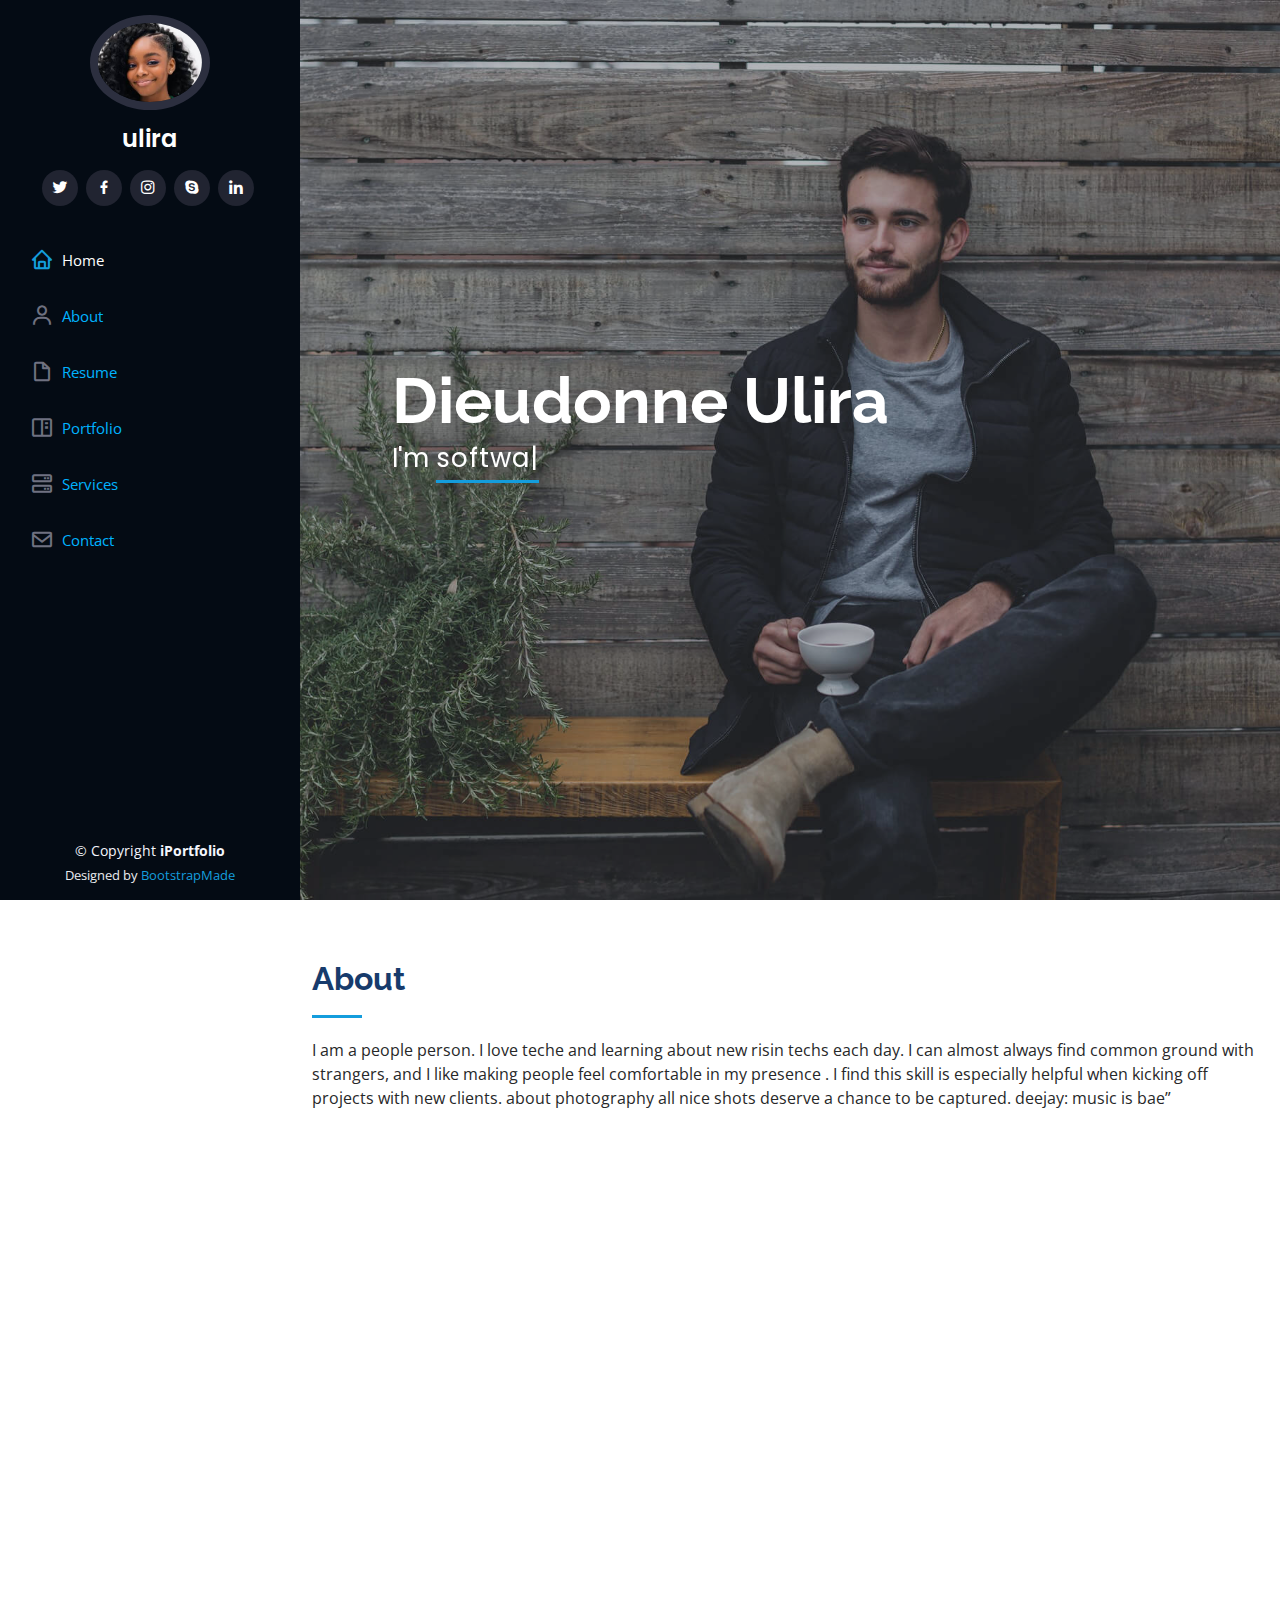
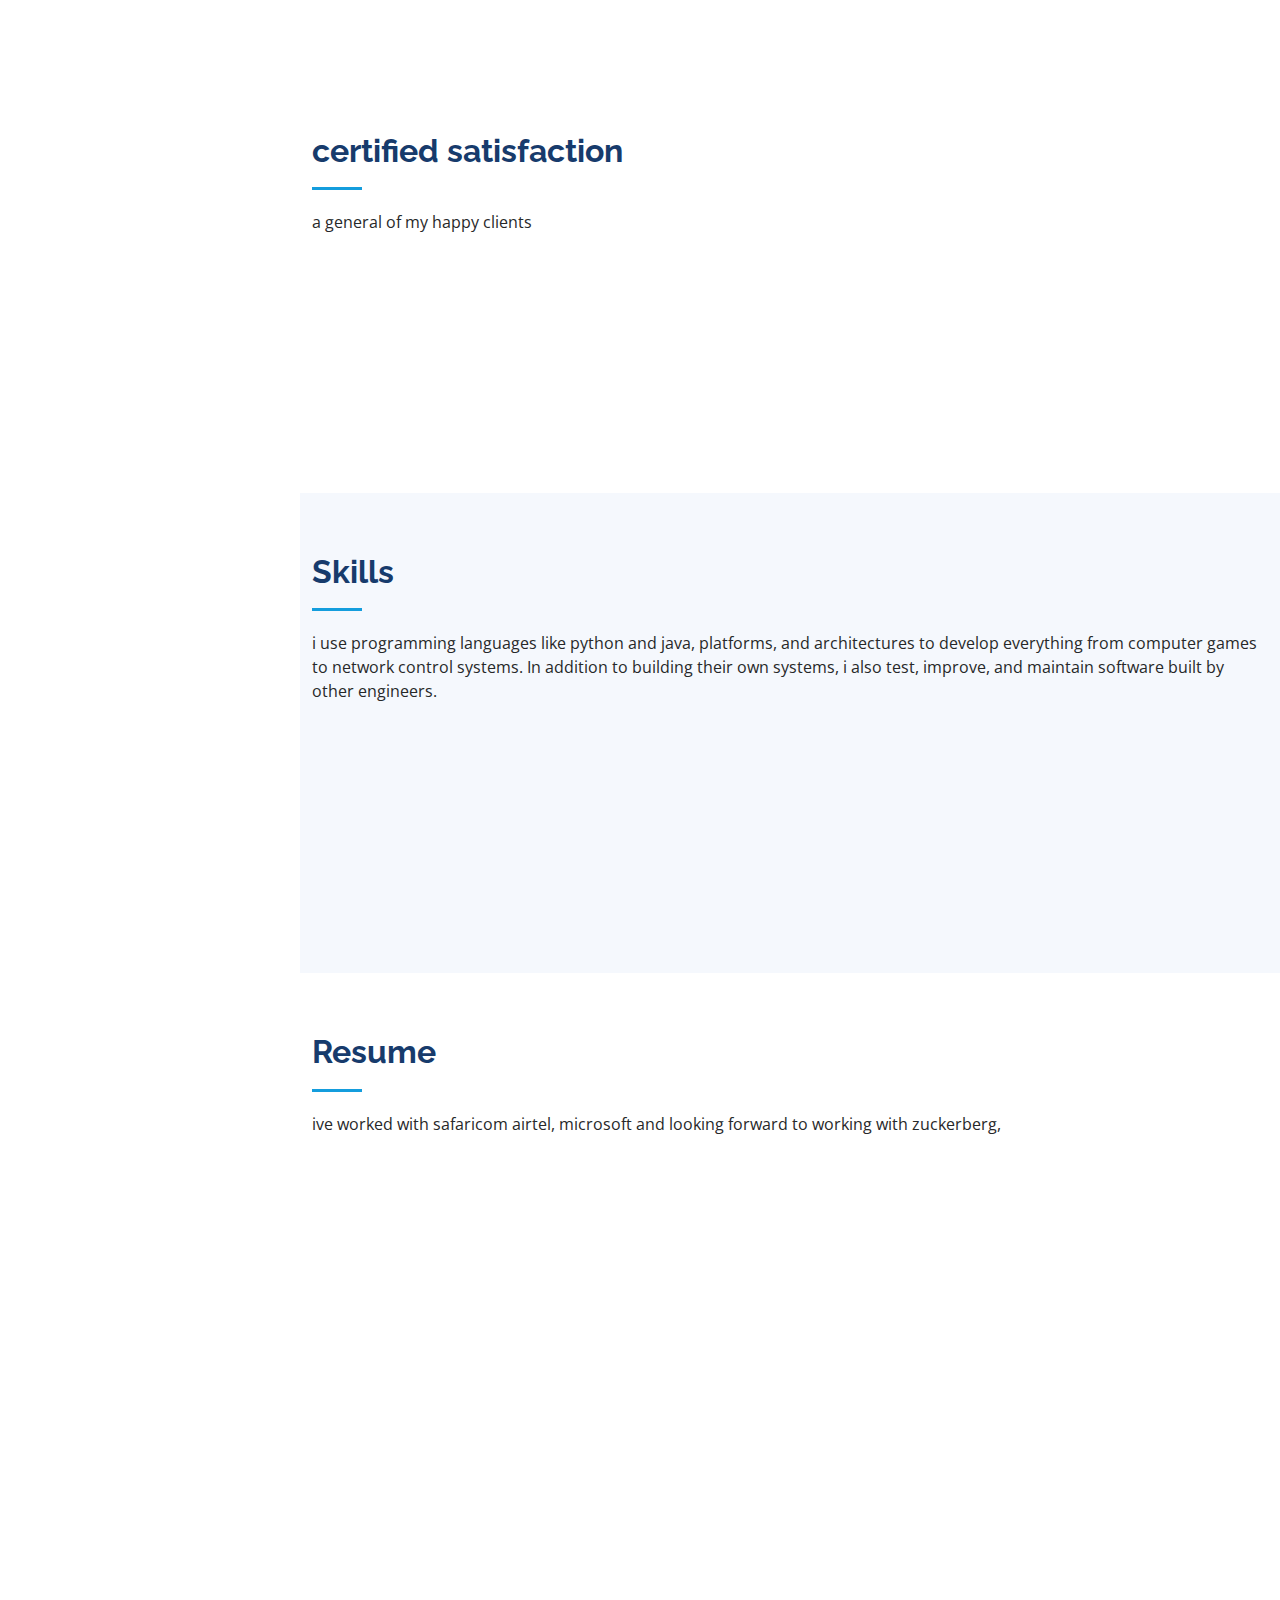
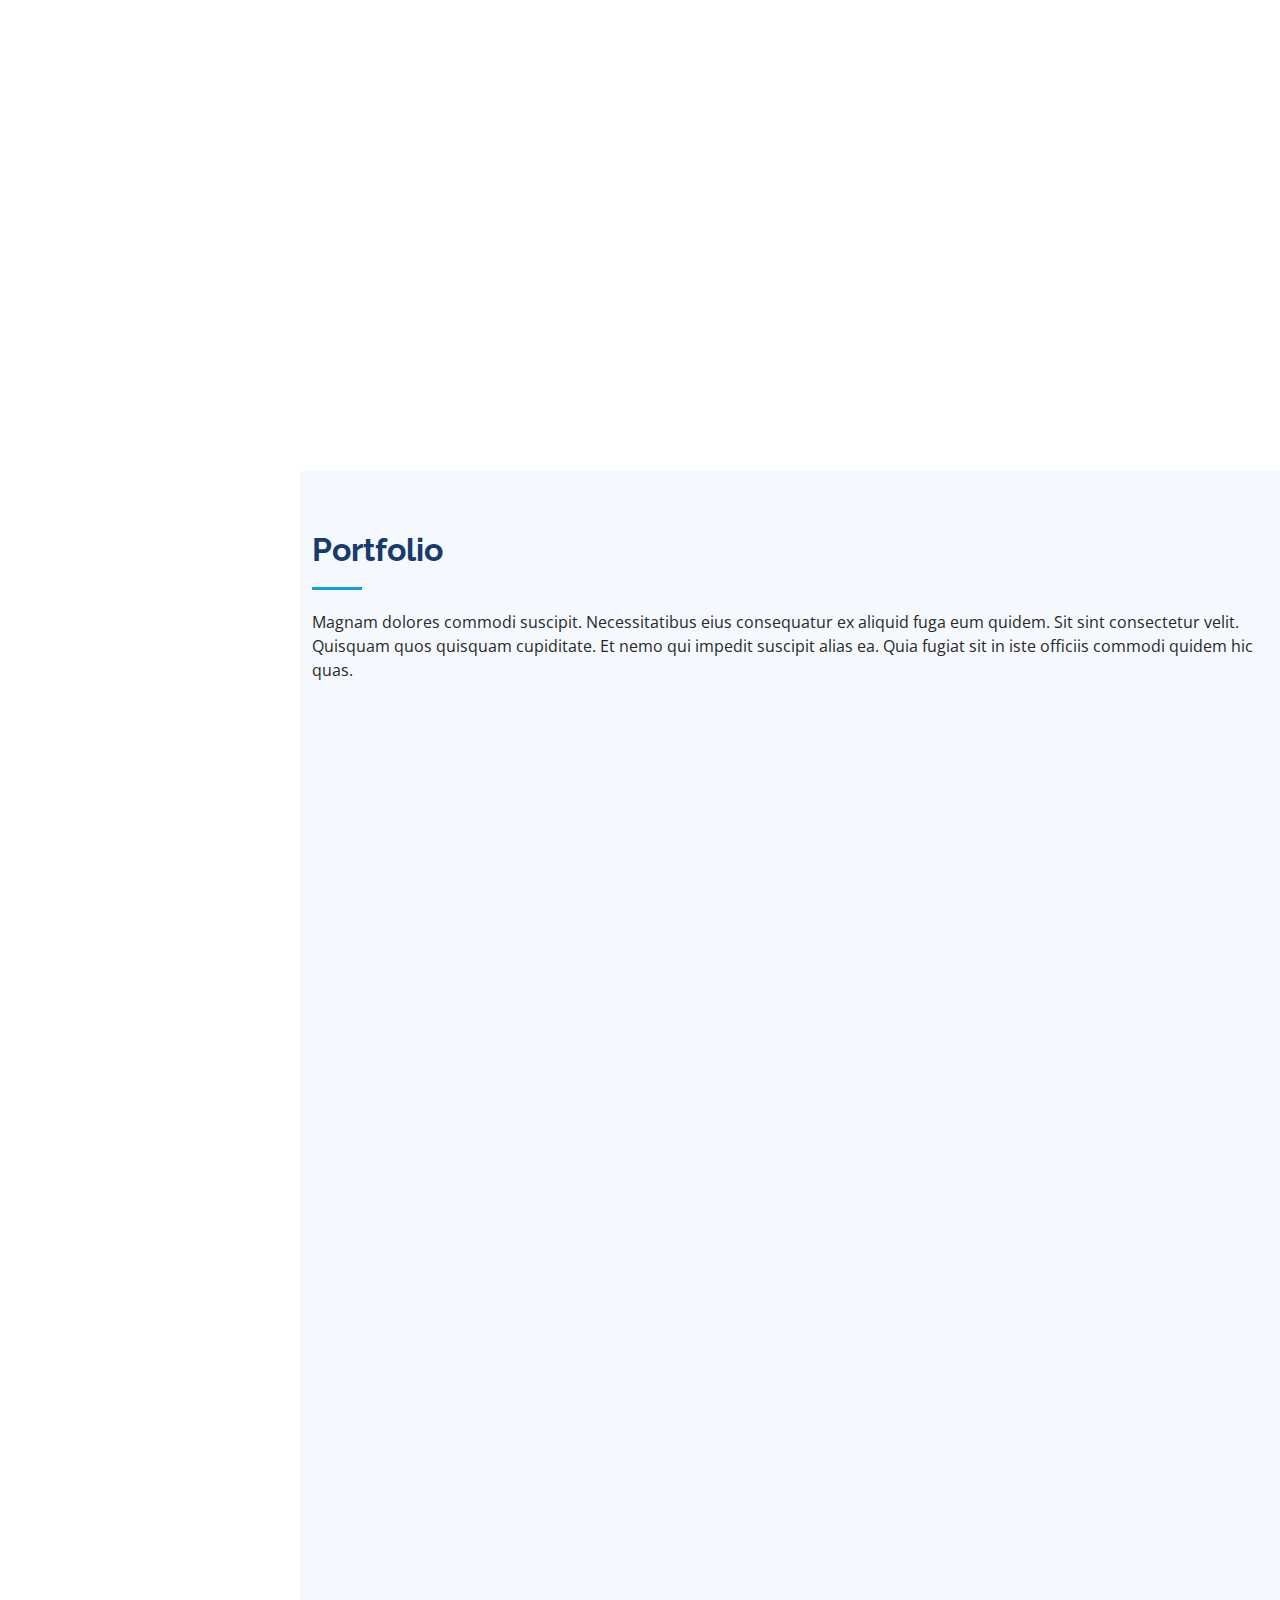
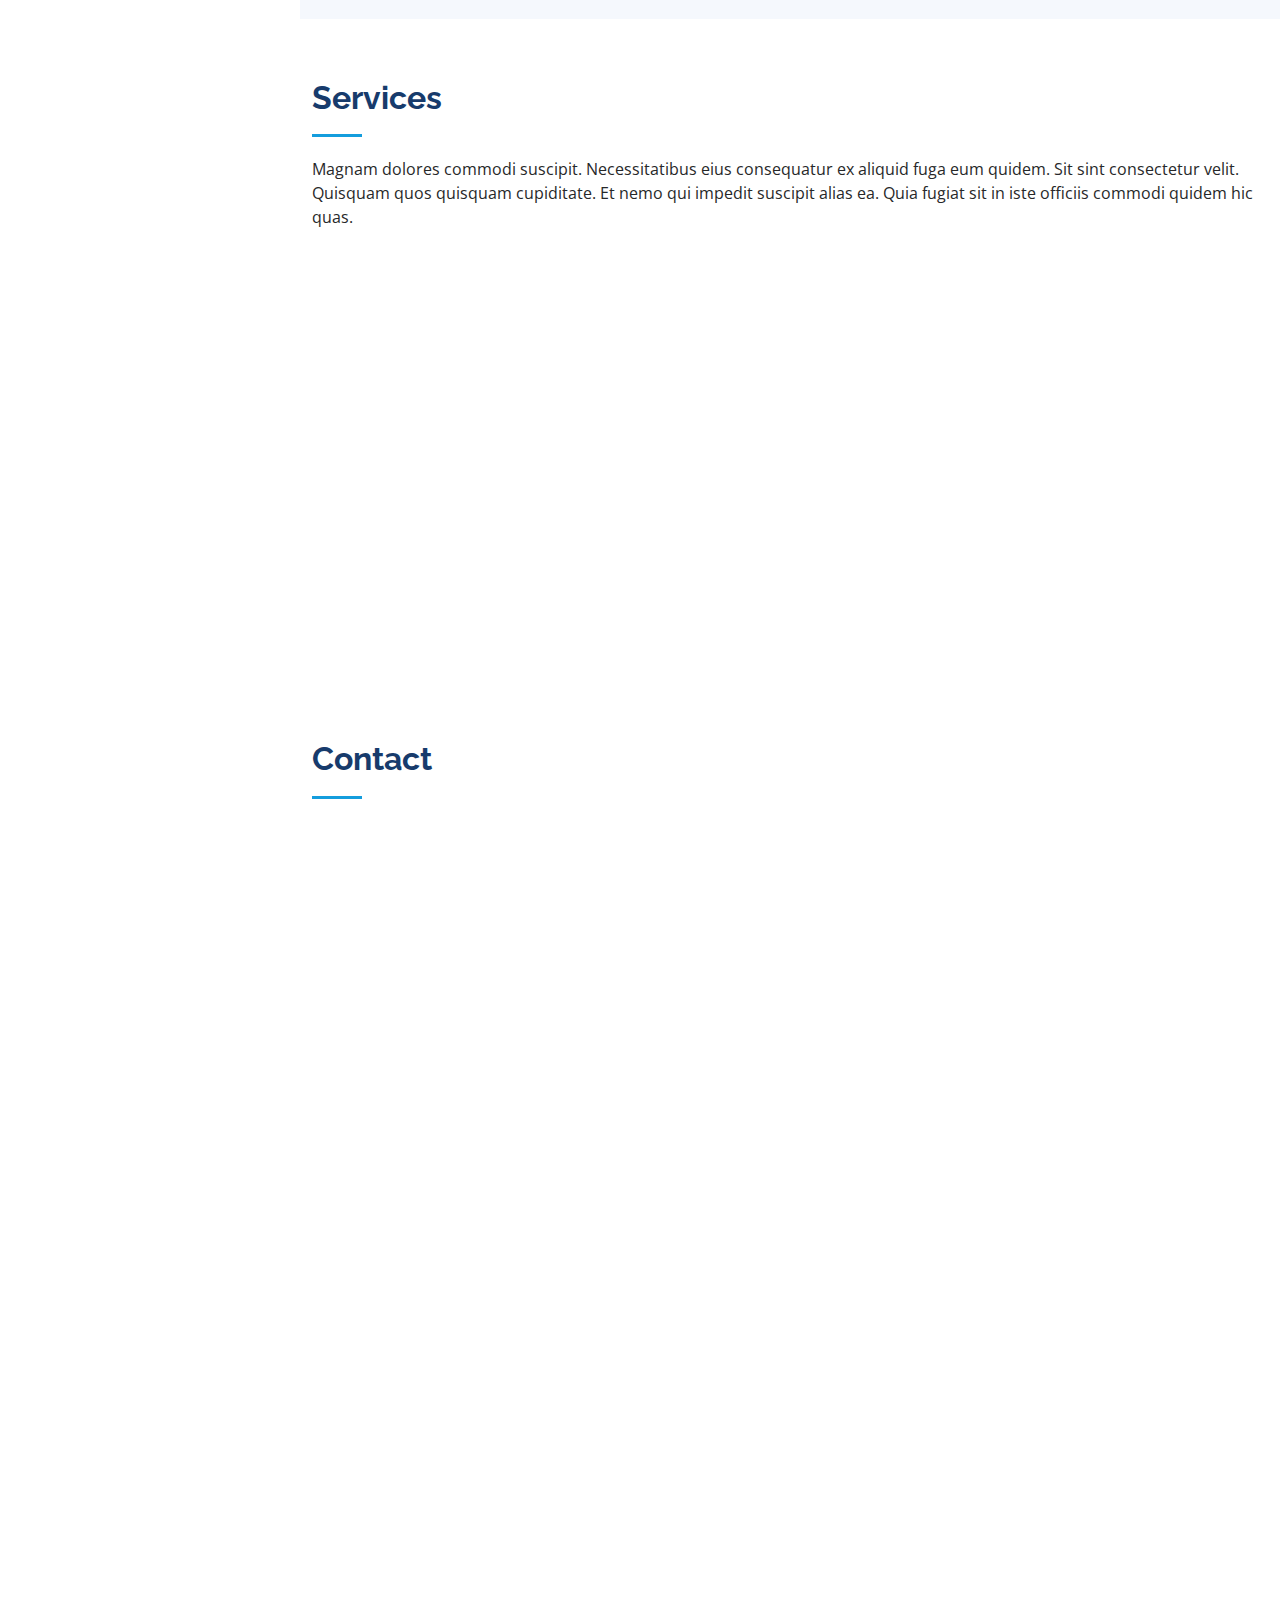
<file: index.html>
<!DOCTYPE html>
<html lang="en">

<head>
  <meta charset="utf-8">
  <meta content="width=device-width, initial-scale=1.0" name="viewport">

  <title>iPortfolio Bootstrap Template - Index</title>
  <meta content="" name="description">
  <meta content="" name="keywords">

  <!-- Favicons -->
  <link href="assets/img/ke.png" rel="icon">
  <link href="assets/img/ke.png" rel="apple-touch-icon">

  <!-- Google Fonts -->
  <link href="https://fonts.googleapis.com/css?family=Open+Sans:300,300i,400,400i,600,600i,700,700i|Raleway:300,300i,400,400i,500,500i,600,600i,700,700i|Poppins:300,300i,400,400i,500,500i,600,600i,700,700i" rel="stylesheet">

  <!-- Vendor CSS Files -->
  <link href="assets/vendor/aos/aos.css" rel="stylesheet">
  <link href="assets/vendor/bootstrap/css/bootstrap.min.css" rel="stylesheet">
  <link href="assets/vendor/bootstrap-icons/bootstrap-icons.css" rel="stylesheet">
  <link href="assets/vendor/boxicons/css/boxicons.min.css" rel="stylesheet">
  <link href="assets/vendor/glightbox/css/glightbox.min.css" rel="stylesheet">
  <link href="assets/vendor/swiper/swiper-bundle.min.css" rel="stylesheet">

  <!-- Template Main CSS File -->
  <link href="assets/css/style.css" rel="stylesheet">

  <!-- =======================================================
  * Template Name: iPortfolio - v3.10.0
  * Template URL: https://bootstrapmade.com/iportfolio-bootstrap-portfolio-websites-template/
  * Author: BootstrapMade.com
  * License: https://bootstrapmade.com/license/
  ======================================================== -->
</head>

<body>

  <!-- ======= Mobile nav toggle button ======= -->
  <i class="bi bi-list mobile-nav-toggle d-xl-none"></i>

  <!-- ======= Header ======= -->
  <header id="header">
    <div class="d-flex flex-column">

      <div class="profile">
        <img src="assets/img/images.jpeg" alt="" class="img-fluid rounded-circle">
        <h1 class="text-light"><a href="index.html">ulira</a></h1>
        <div class="social-links mt-3 text-center">
          <a href="#" class="twitter"><i class="bx bxl-twitter"></i></a>
          <a href="#" class="facebook"><i class="bx bxl-facebook"></i></a>
          <a href="#" class="instagram"><i class="bx bxl-instagram"></i></a>
          <a href="#" class="google-plus"><i class="bx bxl-skype"></i></a>
          <a href="#" class="linkedin"><i class="bx bxl-linkedin"></i></a>
        </div>
      </div>

      <nav id="navbar" class="nav-menu navbar">
        <ul>
          <li><a href="#images" class="nav-link scrollto active"><i class="bx bx-home"></i> <span>Home</span></a></li>
          <li><a href="#about" class="nav-link scrollto"><i class="bx bx-user"></i> <span>About</span></a></li>
          <li><a href="#resume" class="nav-link scrollto"><i class="bx bx-file-blank"></i> <span>Resume</span></a></li>
          <li><a href="#portfolio" class="nav-link scrollto"><i class="bx bx-book-content"></i> <span>Portfolio</span></a></li>
          <li><a href="#services" class="nav-link scrollto"><i class="bx bx-server"></i> <span>Services</span></a></li>
          <li><a href="#contact" class="nav-link scrollto"><i class="bx bx-envelope"></i> <span>Contact</span></a></li>
        </ul>
      </nav><!-- .nav-menu -->
    </div>
  </header><!-- End Header -->

  <!-- ======= Hero Section ======= -->
  <section id="hero" class="d-flex flex-column justify-content-center align-items-center">
    <div class="hero-container" data-aos="fade-in">
      <h1>Dieudonne Ulira</h1>
      <p>I'm <span class="typed" data-typed-items="software engineer, system developer,deejay,photographer, videographer"></span></p>
    </div>
  </section><!-- End Hero -->

  <main id="main">

    <!-- ======= About Section ======= -->
    <section id="about" class="about">
      <div class="container">

        <div class="section-title">
          <h2>About</h2>
          <p>I am a people person. I love teche and learning about new risin techs each day.
            I can almost always find common ground with strangers, and I like making people feel comfortable in my presence . I find this skill is especially helpful when kicking off projects with new clients.
            about photography all nice shots deserve a chance to be captured.
            deejay: music is bae” </p>
        </div>

        <div class="row">
          <div class="col-lg-4" data-aos="fade-right">
            <img src="assets/img/images.jpeg" class="img-fluid" alt="">
          </div>
          <div class="col-lg-8 pt-4 pt-lg-0 content" data-aos="fade-left">
            <h3>software enginner.</h3>
            <p class="fst-italic">
              its all about designing building and testing software application
            </p>
            <div class="row">
              <div class="col-lg-6">
                <ul>
                  <li><i class="bi bi-chevron-right"></i> <strong>Birthday:</strong> <span>2 october 2004</span></li>
<!--                  <li><i class="bi bi-chevron-right"></i> <strong>Website:</strong> <span>www.example.com</span></li>-->
                  <li><i class="bi bi-chevron-right"></i> <strong>Phone:</strong> <span>0717505942</span></li>
                  <li><i class="bi bi-chevron-right"></i> <strong>City:</strong> <span>kajiado,kenya</span></li>
                </ul>
              </div>
              <div class="col-lg-6">
                <ul>
                  <li><i class="bi bi-chevron-right"></i> <strong>Age:</strong> <span>18</span></li>
                  <li><i class="bi bi-chevron-right"></i> <strong>Degree:</strong> <span>Master</span></li>
                  <li><i class="bi bi-chevron-right"></i> <strong>Email:</strong> <span>kagovelidieudonne@gmail.com</span></li>
                  <li><i class="bi bi-chevron-right"></i> <strong>Freelance:</strong> <span>Available</span></li>
                </ul>
              </div>
            </div>
            <p>
         an analytical thinker who enjoys solving problems and making digital products easier to use,
           i know how to use the right programming languages, platforms, and architectures to develop everything from computer games to network control systems. In addition to building their own systems, i also test, improve,
              and maintain software built by other engineers.

"I get excited about anything that involves solving problems, whether it be figuring out how to optimize a certain part of an existing application or entirely coming up with new applications to solve certain needs
              "Problems in general stimulate my brain and give me a great sense of satisfaction."
            </p>
          </div>
        </div>

      </div>
    </section><!-- End About Section -->

    <!-- ======= Facts Section ======= -->
    <section id="facts" class="facts">
      <div class="container">

        <div class="section-title">
          <h2>certified satisfaction</h2>
          <p> a general of my happy clients</p>
        </div>

        <div class="row no-gutters">

          <div class="col-lg-3 col-md-6 d-md-flex align-items-md-stretch" data-aos="fade-up">
            <div class="count-box">
              <i class="bi bi-emoji-smile"></i>
              <span data-purecounter-start="0" data-purecounter-end="232" data-purecounter-duration="1" class="purecounter"></span>
              <p><strong>Happy Clients</strong> my happy clients</p>
            </div>
          </div>

          <div class="col-lg-3 col-md-6 d-md-flex align-items-md-stretch" data-aos="fade-up" data-aos-delay="100">
            <div class="count-box">
              <i class="bi bi-journal-richtext"></i>
              <span data-purecounter-start="0" data-purecounter-end="521" data-purecounter-duration="1" class="purecounter"></span>
              <p><strong>Projects</strong> complete certified projects</p>
            </div>
          </div>

          <div class="col-lg-3 col-md-6 d-md-flex align-items-md-stretch" data-aos="fade-up" data-aos-delay="200">
            <div class="count-box">
              <i class="bi bi-headset"></i>
              <span data-purecounter-start="0" data-purecounter-end="1453" data-purecounter-duration="1" class="purecounter"></span>
              <p><strong>call line</strong> calls from upcoming developers on enquiries</p>
            </div>
          </div>

          <div class="col-lg-3 col-md-6 d-md-flex align-items-md-stretch" data-aos="fade-up" data-aos-delay="300">
            <div class="count-box">
              <i class="bi bi-people"></i>
              <span data-purecounter-start="0" data-purecounter-end="32" data-purecounter-duration="1" class="purecounter"></span>
              <p><strong>my team </strong> number of people ive worked with </p>
            </div>
          </div>

        </div>

      </div>
    </section><!-- End Facts Section -->

    <!-- ======= Skills Section ======= -->
    <section id="skills" class="skills section-bg">
      <div class="container">

        <div class="section-title">
          <h2>Skills</h2>
          <p> i  use programming languages like python and java, platforms, and architectures to develop everything from computer games to network control systems. In addition to building their own systems, i also test, improve,
              and maintain software built by other engineers.</p>

        </div>

        <div class="row skills-content">

          <div class="col-lg-6" data-aos="fade-up">

            <div class="progress">
              <span class="skill">HTML <i class="val">100%</i></span>
              <div class="progress-bar-wrap">
                <div class="progress-bar" role="progressbar" aria-valuenow="100" aria-valuemin="0" aria-valuemax="100"></div>
              </div>
            </div>

            <div class="progress">
              <span class="skill">CSS <i class="val">90%</i></span>
              <div class="progress-bar-wrap">
                <div class="progress-bar" role="progressbar" aria-valuenow="90" aria-valuemin="0" aria-valuemax="100"></div>
              </div>
            </div>

            <div class="progress">
              <span class="skill">JavaScript <i class="val">75%</i></span>
              <div class="progress-bar-wrap">
                <div class="progress-bar" role="progressbar" aria-valuenow="75" aria-valuemin="0" aria-valuemax="100"></div>
              </div>
            </div>

          </div>

          <div class="col-lg-6" data-aos="fade-up" data-aos-delay="100">

            <div class="progress">
              <span class="skill">PHP <i class="val">80%</i></span>
              <div class="progress-bar-wrap">
                <div class="progress-bar" role="progressbar" aria-valuenow="80" aria-valuemin="0" aria-valuemax="100"></div>
              </div>
            </div>

            <div class="progress">
              <span class="skill">WordPress/CMS <i class="val">90%</i></span>
              <div class="progress-bar-wrap">
                <div class="progress-bar" role="progressbar" aria-valuenow="90" aria-valuemin="0" aria-valuemax="100"></div>
              </div>
            </div>

            <div class="progress">
              <span class="skill">Photoshop <i class="val">55%</i></span>
              <div class="progress-bar-wrap">
                <div class="progress-bar" role="progressbar" aria-valuenow="55" aria-valuemin="0" aria-valuemax="100"></div>
              </div>
            </div>

          </div>

        </div>

      </div>
    </section><!-- End Skills Section -->

    <!-- ======= Resume Section ======= -->
    <section id="resume" class="resume">
      <div class="container">

        <div class="section-title">
          <h2>Resume</h2>
          <p> ive worked with safaricom airtel, microsoft and looking forward to working with zuckerberg,</p>
        </div>

        <div class="row">
          <div class="col-lg-6" data-aos="fade-up">
            <h3 class="resume-title">Sumary</h3>
            <div class="resume-item pb-0">
              <h4>Dieudonne Ulira</h4>
              <p><em>Innovative and a 2 year of experience designing and developing user-centered digital/print marketing material from initial concept to final, polished deliverable.</em></p>
              <ul>
                <li>krack</li>
                <li>(123)</li>
                <li>krack@gmail.com </li>
              </ul>
            </div>

            <h3 class="resume-title">Education</h3>
            <div class="resume-item">
              <h4>Master in software engineering</h4>
              <h5>2016-2022</h5>
              <p><em>emobilis institute of technology</em></p>
            </div>
            <div class="resume-item">
              <h4>Bachelor of system development</h4>
              <h5>2022-2023</h5>
              <p><em>massachusets</em></p>
            </div>
          </div>
          <div class="col-lg-6" data-aos="fade-up" data-aos-delay="100">
            <h3 class="resume-title">Professional Experience</h3>
            <div class="resume-item">
              <h4>emobilis</h4>
              <h5>current </h5>
              <p><em>Experion, New York, NY </em></p>
              <ul>
                <li>Lead in the design, development, and implementation of the graphic, layout, and production communication materials</li>
                <li>Delegate tasks to the 7 members of the design team and provide counsel on all aspects of the project. </li>
                <li>Supervise the assessment of all graphic materials in order to ensure quality and accuracy of the design</li>
                <li>Oversee the efficient use of production project budgets ranging from $2,000 - $25,000</li>
              </ul>
            </div>
            <div class="resume-item">
              <h4>Graphic design specialist</h4>
              <h5>2017 - 2018</h5>
              <p><em>Stepping Stone Advertising, New York, NY</em></p>
              <ul>
                <li>Developed numerous marketing programs (logos, brochures,infographics, presentations, and advertisements).</li>
                <li>Managed up to 5 projects or tasks at a given time while under pressure</li>
                <li>Recommended and consulted with clients on the most appropriate graphic design</li>
                <li>Created 4+ design presentations and proposals a month for clients and account managers</li>
              </ul>
            </div>
          </div>
        </div>

      </div>
    </section><!-- End Resume Section -->

    <!-- ======= Portfolio Section ======= -->
    <section id="portfolio" class="portfolio section-bg">
      <div class="container">

        <div class="section-title">
          <h2>Portfolio</h2>
          <p>Magnam dolores commodi suscipit. Necessitatibus eius consequatur ex aliquid fuga eum quidem. Sit sint consectetur velit. Quisquam quos quisquam cupiditate. Et nemo qui impedit suscipit alias ea. Quia fugiat sit in iste officiis commodi quidem hic quas.</p>
        </div>

        <div class="row" data-aos="fade-up">
          <div class="col-lg-12 d-flex justify-content-center">
            <ul id="portfolio-flters">
              <li data-filter="*" class="filter-active">All</li>
              <li data-filter=".filter-app">App</li>
              <li data-filter=".filter-card">Card</li>
              <li data-filter=".filter-web">Web</li>
            </ul>
          </div>
        </div>

        <div class="row portfolio-container" data-aos="fade-up" data-aos-delay="100">

          <div class="col-lg-4 col-md-6 portfolio-item filter-app">
            <div class="portfolio-wrap">
              <img src="assets/img/portfolio/portfolio-1.jpg" class="img-fluid" alt="">
              <div class="portfolio-links">
                <a href="assets/img/portfolio/portfolio-1.jpg" data-gallery="portfolioGallery" class="portfolio-lightbox" title="App 1"><i class="bx bx-plus"></i></a>
                <a href="portfolio-details.html" title="More Details"><i class="bx bx-link"></i></a>
              </div>
            </div>
          </div>

          <div class="col-lg-4 col-md-6 portfolio-item filter-web">
            <div class="portfolio-wrap">
              <img src="assets/img/portfolio/portfolio-2.jpg" class="img-fluid" alt="">
              <div class="portfolio-links">
                <a href="assets/img/portfolio/portfolio-2.jpg" data-gallery="portfolioGallery" class="portfolio-lightbox" title="Web 3"><i class="bx bx-plus"></i></a>
                <a href="portfolio-details.html" title="More Details"><i class="bx bx-link"></i></a>
              </div>
            </div>
          </div>

          <div class="col-lg-4 col-md-6 portfolio-item filter-app">
            <div class="portfolio-wrap">
              <img src="assets/img/portfolio/portfolio-3.jpg" class="img-fluid" alt="">
              <div class="portfolio-links">
                <a href="assets/img/portfolio/portfolio-3.jpg" data-gallery="portfolioGallery" class="portfolio-lightbox" title="App 2"><i class="bx bx-plus"></i></a>
                <a href="portfolio-details.html" title="More Details"><i class="bx bx-link"></i></a>
              </div>
            </div>
          </div>

          <div class="col-lg-4 col-md-6 portfolio-item filter-card">
            <div class="portfolio-wrap">
              <img src="assets/img/portfolio/portfolio-4.jpg" class="img-fluid" alt="">
              <div class="portfolio-links">
                <a href="assets/img/portfolio/portfolio-4.jpg" data-gallery="portfolioGallery" class="portfolio-lightbox" title="Card 2"><i class="bx bx-plus"></i></a>
                <a href="portfolio-details.html" title="More Details"><i class="bx bx-link"></i></a>
              </div>
            </div>
          </div>

          <div class="col-lg-4 col-md-6 portfolio-item filter-web">
            <div class="portfolio-wrap">
              <img src="assets/img/portfolio/portfolio-5.jpg" class="img-fluid" alt="">
              <div class="portfolio-links">
                <a href="assets/img/portfolio/portfolio-5.jpg" data-gallery="portfolioGallery" class="portfolio-lightbox" title="Web 2"><i class="bx bx-plus"></i></a>
                <a href="portfolio-details.html" title="More Details"><i class="bx bx-link"></i></a>
              </div>
            </div>
          </div>

          <div class="col-lg-4 col-md-6 portfolio-item filter-app">
            <div class="portfolio-wrap">
              <img src="assets/img/portfolio/portfolio-6.jpg" class="img-fluid" alt="">
              <div class="portfolio-links">
                <a href="assets/img/portfolio/portfolio-6.jpg" data-gallery="portfolioGallery" class="portfolio-lightbox" title="App 3"><i class="bx bx-plus"></i></a>
                <a href="portfolio-details.html" title="More Details"><i class="bx bx-link"></i></a>
              </div>
            </div>
          </div>

          <div class="col-lg-4 col-md-6 portfolio-item filter-card">
            <div class="portfolio-wrap">
              <img src="assets/img/portfolio/portfolio-7.jpg" class="img-fluid" alt="">
              <div class="portfolio-links">
                <a href="assets/img/portfolio/portfolio-7.jpg" data-gallery="portfolioGallery" class="portfolio-lightbox" title="Card 1"><i class="bx bx-plus"></i></a>
                <a href="portfolio-details.html" title="More Details"><i class="bx bx-link"></i></a>
              </div>
            </div>
          </div>

          <div class="col-lg-4 col-md-6 portfolio-item filter-card">
            <div class="portfolio-wrap">
              <img src="assets/img/portfolio/portfolio-8.jpg" class="img-fluid" alt="">
              <div class="portfolio-links">
                <a href="assets/img/portfolio/portfolio-8.jpg" data-gallery="portfolioGallery" class="portfolio-lightbox" title="Card 3"><i class="bx bx-plus"></i></a>
                <a href="portfolio-details.html" title="More Details"><i class="bx bx-link"></i></a>
              </div>
            </div>
          </div>

          <div class="col-lg-4 col-md-6 portfolio-item filter-web">
            <div class="portfolio-wrap">
              <img src="assets/img/portfolio/portfolio-9.jpg" class="img-fluid" alt="">
              <div class="portfolio-links">
                <a href="assets/img/portfolio/portfolio-9.jpg" data-gallery="portfolioGallery" class="portfolio-lightbox" title="Web 3"><i class="bx bx-plus"></i></a>
                <a href="portfolio-details.html" title="More Details"><i class="bx bx-link"></i></a>
              </div>
            </div>
          </div>

        </div>

      </div>
    </section><!-- End Portfolio Section -->

    <!-- ======= Services Section ======= -->
    <section id="services" class="services">
      <div class="container">

        <div class="section-title">
          <h2>Services</h2>
          <p>Magnam dolores commodi suscipit. Necessitatibus eius consequatur ex aliquid fuga eum quidem. Sit sint consectetur velit. Quisquam quos quisquam cupiditate. Et nemo qui impedit suscipit alias ea. Quia fugiat sit in iste officiis commodi quidem hic quas.</p>
        </div>

        <div class="row">
          <div class="col-lg-4 col-md-6 icon-box" data-aos="fade-up">
            <div class="icon"><i class="bi bi-briefcase"></i></div>
            <h4 class="title"><a href="">Lorem Ipsum</a></h4>
            <p class="description">Voluptatum deleniti atque corrupti quos dolores et quas molestias excepturi sint occaecati cupiditate non provident</p>
          </div>
          <div class="col-lg-4 col-md-6 icon-box" data-aos="fade-up" data-aos-delay="100">
            <div class="icon"><i class="bi bi-card-checklist"></i></div>
            <h4 class="title"><a href="">Dolor Sitema</a></h4>
            <p class="description">Minim veniam, quis nostrud exercitation ullamco laboris nisi ut aliquip ex ea commodo consequat tarad limino ata</p>
          </div>
          <div class="col-lg-4 col-md-6 icon-box" data-aos="fade-up" data-aos-delay="200">
            <div class="icon"><i class="bi bi-bar-chart"></i></div>
            <h4 class="title"><a href="">Sed ut perspiciatis</a></h4>
            <p class="description">Duis aute irure dolor in reprehenderit in voluptate velit esse cillum dolore eu fugiat nulla pariatur</p>
          </div>
          <div class="col-lg-4 col-md-6 icon-box" data-aos="fade-up" data-aos-delay="300">
            <div class="icon"><i class="bi bi-binoculars"></i></div>
            <h4 class="title"><a href="">Magni Dolores</a></h4>
            <p class="description">Excepteur sint occaecat cupidatat non proident, sunt in culpa qui officia deserunt mollit anim id est laborum</p>
          </div>
          <div class="col-lg-4 col-md-6 icon-box" data-aos="fade-up" data-aos-delay="400">
            <div class="icon"><i class="bi bi-brightness-high"></i></div>
            <h4 class="title"><a href="">Nemo Enim</a></h4>
            <p class="description">At vero eos et accusamus et iusto odio dignissimos ducimus qui blanditiis praesentium voluptatum deleniti atque</p>
          </div>
          <div class="col-lg-4 col-md-6 icon-box" data-aos="fade-up" data-aos-delay="500">
            <div class="icon"><i class="bi bi-calendar4-week"></i></div>
            <h4 class="title"><a href="">Eiusmod Tempor</a></h4>
            <p class="description">Et harum quidem rerum facilis est et expedita distinctio. Nam libero tempore, cum soluta nobis est eligendi</p>
          </div>
        </div>

      </div>
    </section><!-- End Services Section -->

    <!-- ======= Testimonials Section ======= -->
<!--    <section id="testimonials" class="testimonials section-bg">-->
<!--      <div class="container">-->

<!--        <div class="section-title">-->
<!--          <h2>Testimonials</h2>-->
<!--          <p>Magnam dolores commodi suscipit. Necessitatibus eius consequatur ex aliquid fuga eum quidem. Sit sint consectetur velit. Quisquam quos quisquam cupiditate. Et nemo qui impedit suscipit alias ea. Quia fugiat sit in iste officiis commodi quidem hic quas.</p>-->
<!--        </div>-->

<!--        <div class="testimonials-slider swiper" data-aos="fade-up" data-aos-delay="100">-->
<!--          <div class="swiper-wrapper">-->

<!--            <div class="swiper-slide">-->
<!--              <div class="testimonial-item" data-aos="fade-up">-->
<!--                <p>-->
<!--                  <i class="bx bxs-quote-alt-left quote-icon-left"></i>-->
<!--                  Proin iaculis purus consequat sem cure digni ssim donec porttitora entum suscipit rhoncus. Accusantium quam, ultricies eget id, aliquam eget nibh et. Maecen aliquam, risus at semper.-->
<!--                  <i class="bx bxs-quote-alt-right quote-icon-right"></i>-->
<!--                </p>-->
<!--                <img src="assets/img/testimonials/testimonials-1.jpg" class="testimonial-img" alt="">-->
<!--                <h3>Saul Goodman</h3>-->
<!--                <h4>Ceo &amp; Founder</h4>-->
<!--              </div>-->
<!--            </div>&lt;!&ndash; End testimonial item &ndash;&gt;-->

<!--            <div class="swiper-slide">-->
<!--              <div class="testimonial-item" data-aos="fade-up" data-aos-delay="100">-->
<!--                <p>-->
<!--                  <i class="bx bxs-quote-alt-left quote-icon-left"></i>-->
<!--                  Export tempor illum tamen malis malis eram quae irure esse labore quem cillum quid cillum eram malis quorum velit fore eram velit sunt aliqua noster fugiat irure amet legam anim culpa.-->
<!--                  <i class="bx bxs-quote-alt-right quote-icon-right"></i>-->
<!--                </p>-->
<!--                <img src="assets/img/testimonials/testimonials-2.jpg" class="testimonial-img" alt="">-->
<!--                <h3>Sara Wilsson</h3>-->
<!--                <h4>Designer</h4>-->
<!--              </div>-->
<!--            </div>&lt;!&ndash; End testimonial item &ndash;&gt;-->

<!--            <div class="swiper-slide">-->
<!--              <div class="testimonial-item" data-aos="fade-up" data-aos-delay="200">-->
<!--                <p>-->
<!--                  <i class="bx bxs-quote-alt-left quote-icon-left"></i>-->
<!--                  Enim nisi quem export duis labore cillum quae magna enim sint quorum nulla quem veniam duis minim tempor labore quem eram duis noster aute amet eram fore quis sint minim.-->
<!--                  <i class="bx bxs-quote-alt-right quote-icon-right"></i>-->
<!--                </p>-->
<!--                <img src="assets/img/testimonials/testimonials-3.jpg" class="testimonial-img" alt="">-->
<!--                <h3>Jena Karlis</h3>-->
<!--                <h4>Store Owner</h4>-->
<!--              </div>-->
<!--            </div>&lt;!&ndash; End testimonial item &ndash;&gt;-->

<!--            <div class="swiper-slide">-->
<!--              <div class="testimonial-item" data-aos="fade-up" data-aos-delay="300">-->
<!--                <p>-->
<!--                  <i class="bx bxs-quote-alt-left quote-icon-left"></i>-->
<!--                  Fugiat enim eram quae cillum dolore dolor amet nulla culpa multos export minim fugiat minim velit minim dolor enim duis veniam ipsum anim magna sunt elit fore quem dolore labore illum veniam.-->
<!--                  <i class="bx bxs-quote-alt-right quote-icon-right"></i>-->
<!--                </p>-->
<!--                <img src="assets/img/testimonials/testimonials-4.jpg" class="testimonial-img" alt="">-->
<!--                <h3>Matt Brandon</h3>-->
<!--                <h4>Freelancer</h4>-->
<!--              </div>-->
<!--            </div>&lt;!&ndash; End testimonial item &ndash;&gt;-->

<!--            <div class="swiper-slide">-->
<!--              <div class="testimonial-item" data-aos="fade-up" data-aos-delay="400">-->
<!--                <p>-->
<!--                  <i class="bx bxs-quote-alt-left quote-icon-left"></i>-->
<!--                  Quis quorum aliqua sint quem legam fore sunt eram irure aliqua veniam tempor noster veniam enim culpa labore duis sunt culpa nulla illum cillum fugiat legam esse veniam culpa fore nisi cillum quid.-->
<!--                  <i class="bx bxs-quote-alt-right quote-icon-right"></i>-->
<!--                </p>-->
<!--                <img src="assets/img/testimonials/testimonials-5.jpg" class="testimonial-img" alt="">-->
<!--                <h3>John Larson</h3>-->
<!--                <h4>Entrepreneur</h4>-->
<!--              </div>-->
<!--            </div>&lt;!&ndash; End testimonial item &ndash;&gt;-->

         </div>
          <div class="swiper-pagination"></div>
        </div>

      </div>
    </section><!-- End Testimonials Section -->

    <!-- ======= Contact Section ======= -->
    <section id="contact" class="contact">
      <div class="container">

        <div class="section-title">
          <h2>Contact</h2>
        </div>

        <div class="row" data-aos="fade-in">

          <div class="col-lg-5 d-flex align-items-stretch">
            <div class="info">
              <div class="address">
                <i class="bi bi-geo-alt"></i>
                <h4>Location:</h4>
                <p>kajiado</p>
              </div>

              <div class="email">
                <i class="bi bi-envelope"></i>
                <h4>Email:</h4>
                <p>kagoveli@gmail.com</p>
              </div>

              <div class="phone">
                <i class="bi bi-phone"></i>
                <h4>Call:</h4>
                <p>0717505942</p>
              </div>
<iframe src="https://www.google.com/maps/embed?pb=!1m18!1m12!1m3!1d3988.846218195503!2d36.79853601475394!3d-1.264811599077482!2m3!1f0!2f0!3f0!3m2!1i1024!2i768!4f13.1!3m3!1m2!1s0x182f1741d28f6777%3A0xc89ebb559b0da912!2seMobilis%20Technology%20Training%20Institute!5e0!3m2!1sen!2ske!4v1675236774878!5m2!1sen!2ske" width="600" height="450" style="border:0;" allowfullscreen="" loading="lazy" referrerpolicy="no-referrer-when-downgrade"></iframe>

            </div>

          </div>

          <div class="col-lg-7 mt-5 mt-lg-0 d-flex align-items-stretch">
            <form action="forms/contact.php" method="post" role="form" class="php-email-form">
              <div class="row">
                <div class="form-group col-md-6">
                  <label for="name">Your Name</label>
                  <input type="text" name="name" class="form-control" id="name" required>
                </div>
                <div class="form-group col-md-6">
                  <label for="name">Your Email</label>
                  <input type="email" class="form-control" name="email" id="email" required>
                </div>
              </div>
              <div class="form-group">
                <label for="name">Subject</label>
                <input type="text" class="form-control" name="subject" id="subject" required>
              </div>
              <div class="form-group">
                <label for="name">Message</label>
                <textarea class="form-control" name="message" rows="10" required></textarea>
              </div>
              <div class="my-3">
                <div class="loading">Loading</div>
                <div class="error-message"></div>
                <div class="sent-message">Your message has been sent. Thank you!</div>
              </div>
              <div class="text-center"><button type="submit">Send Message</button></div>
            </form>
          </div>

        </div>

      </div>
    </section><!-- End Contact Section -->

  </main><!-- End #main -->

  <!-- ======= Footer ======= -->
  <footer id="footer">
    <div class="container">
      <div class="copyright">
        &copy; Copyright <strong><span>iPortfolio</span></strong>
      </div>
      <div class="credits">
        <!-- All the links in the footer should remain intact. -->
        <!-- You can delete the links only if you purchased the pro version. -->
        <!-- Licensing information: https://bootstrapmade.com/license/ -->
        <!-- Purchase the pro version with working PHP/AJAX contact form: https://bootstrapmade.com/iportfolio-bootstrap-portfolio-websites-template/ -->
        Designed by <a href="https://bootstrapmade.com/">BootstrapMade</a>
      </div>
    </div>
  </footer><!-- End  Footer -->

  <a href="#" class="back-to-top d-flex align-items-center justify-content-center"><i class="bi bi-arrow-up-short"></i></a>

  <!-- Vendor JS Files -->
  <script src="assets/vendor/purecounter/purecounter_vanilla.js"></script>
  <script src="assets/vendor/aos/aos.js"></script>
  <script src="assets/vendor/bootstrap/js/bootstrap.bundle.min.js"></script>
  <script src="assets/vendor/glightbox/js/glightbox.min.js"></script>
  <script src="assets/vendor/isotope-layout/isotope.pkgd.min.js"></script>
  <script src="assets/vendor/swiper/swiper-bundle.min.js"></script>
  <script src="assets/vendor/typed.js/typed.min.js"></script>
  <script src="assets/vendor/waypoints/noframework.waypoints.js"></script>
  <script src="assets/vendor/php-email-form/validate.js"></script>

  <!-- Template Main JS File -->
  <script src="assets/js/main.js"></script>

</body>

</html>
</file>
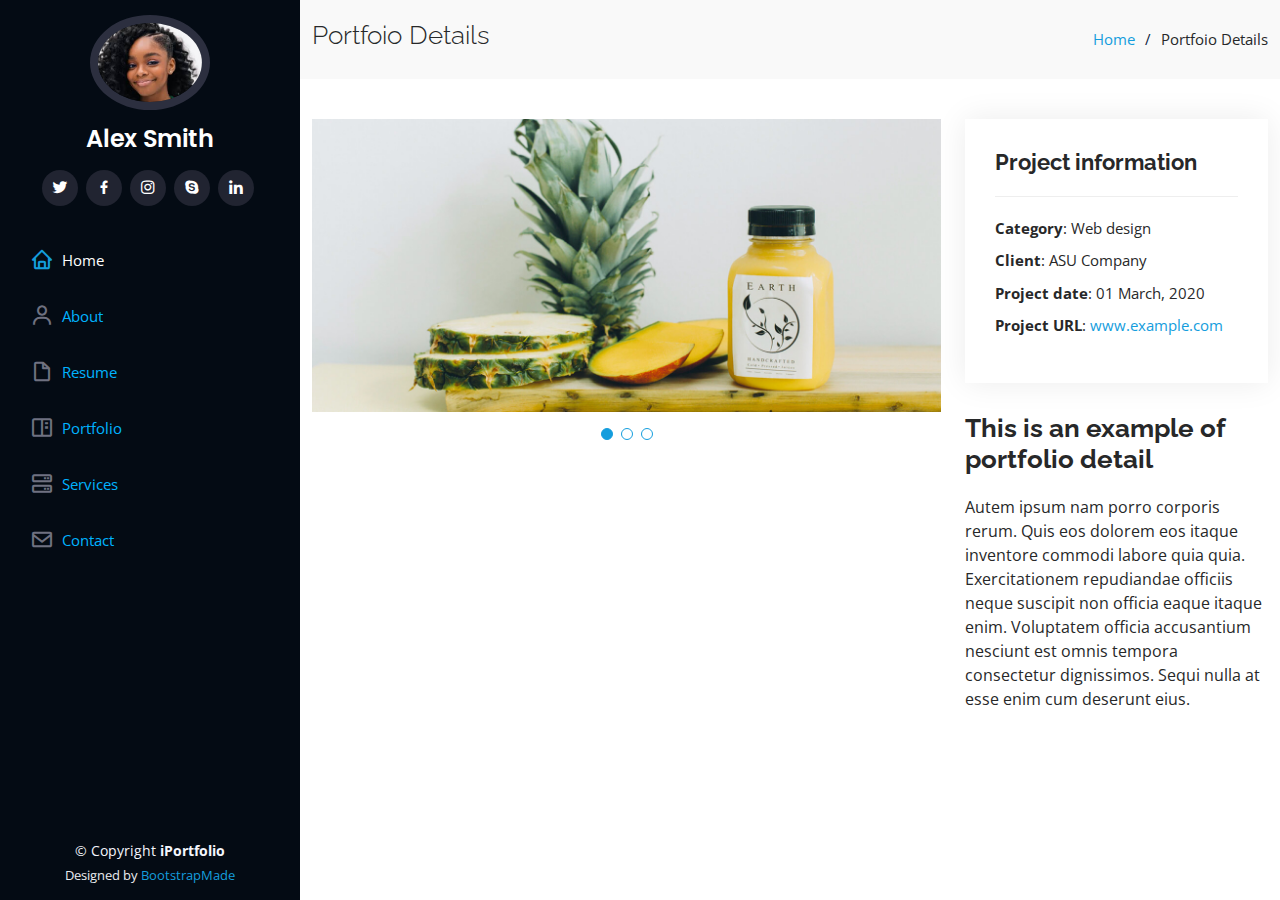
<file: portfolio-details.html>
<!DOCTYPE html>
<html lang="en">

<head>
  <meta charset="utf-8">
  <meta content="width=device-width, initial-scale=1.0" name="viewport">

  <title>Portfolio Details - iPortfolio Bootstrap Template</title>
  <meta content="" name="description">
  <meta content="" name="keywords">

  <!-- Favicons -->
  <link href="assets/img/favicon.png" rel="icon">
  <link href="assets/img/apple-touch-icon.png" rel="apple-touch-icon">

  <!-- Google Fonts -->
  <link href="https://fonts.googleapis.com/css?family=Open+Sans:300,300i,400,400i,600,600i,700,700i|Raleway:300,300i,400,400i,500,500i,600,600i,700,700i|Poppins:300,300i,400,400i,500,500i,600,600i,700,700i" rel="stylesheet">

  <!-- Vendor CSS Files -->
  <link href="assets/vendor/aos/aos.css" rel="stylesheet">
  <link href="assets/vendor/bootstrap/css/bootstrap.min.css" rel="stylesheet">
  <link href="assets/vendor/bootstrap-icons/bootstrap-icons.css" rel="stylesheet">
  <link href="assets/vendor/boxicons/css/boxicons.min.css" rel="stylesheet">
  <link href="assets/vendor/glightbox/css/glightbox.min.css" rel="stylesheet">
  <link href="assets/vendor/swiper/swiper-bundle.min.css" rel="stylesheet">

  <!-- Template Main CSS File -->
  <link href="assets/css/style.css" rel="stylesheet">

  <!-- =======================================================
  * Template Name: iPortfolio - v3.10.0
  * Template URL: https://bootstrapmade.com/iportfolio-bootstrap-portfolio-websites-template/
  * Author: BootstrapMade.com
  * License: https://bootstrapmade.com/license/
  ======================================================== -->
</head>

<body>

  <!-- ======= Mobile nav toggle button ======= -->
  <i class="bi bi-list mobile-nav-toggle d-xl-none"></i>

  <!-- ======= Header ======= -->
  <header id="header">
    <div class="d-flex flex-column">

      <div class="profile">
        <img src="assets/img/images.jpeg" alt="" class="img-fluid rounded-circle">
        <h1 class="text-light"><a href="index.html">Alex Smith</a></h1>
        <div class="social-links mt-3 text-center">
          <a href="#" class="twitter"><i class="bx bxl-twitter"></i></a>
          <a href="#" class="facebook"><i class="bx bxl-facebook"></i></a>
          <a href="#" class="instagram"><i class="bx bxl-instagram"></i></a>
          <a href="#" class="google-plus"><i class="bx bxl-skype"></i></a>
          <a href="#" class="linkedin"><i class="bx bxl-linkedin"></i></a>
        </div>
      </div>

      <nav id="navbar" class="nav-menu navbar">
        <ul>
          <li><a href="#hero" class="nav-link scrollto active"><i class="bx bx-home"></i> <span>Home</span></a></li>
          <li><a href="#about" class="nav-link scrollto"><i class="bx bx-user"></i> <span>About</span></a></li>
          <li><a href="#resume" class="nav-link scrollto"><i class="bx bx-file-blank"></i> <span>Resume</span></a></li>
          <li><a href="#portfolio" class="nav-link scrollto"><i class="bx bx-book-content"></i> <span>Portfolio</span></a></li>
          <li><a href="#services" class="nav-link scrollto"><i class="bx bx-server"></i> <span>Services</span></a></li>
          <li><a href="#contact" class="nav-link scrollto"><i class="bx bx-envelope"></i> <span>Contact</span></a></li>
        </ul>
      </nav><!-- .nav-menu -->
    </div>
  </header><!-- End Header -->

  <main id="main">

    <!-- ======= Breadcrumbs ======= -->
    <section id="breadcrumbs" class="breadcrumbs">
      <div class="container">

        <div class="d-flex justify-content-between align-items-center">
          <h2>Portfoio Details</h2>
          <ol>
            <li><a href="index.html">Home</a></li>
            <li>Portfoio Details</li>
          </ol>
        </div>

      </div>
    </section><!-- End Breadcrumbs -->

    <!-- ======= Portfolio Details Section ======= -->
    <section id="portfolio-details" class="portfolio-details">
      <div class="container">

        <div class="row gy-4">

          <div class="col-lg-8">
            <div class="portfolio-details-slider swiper">
              <div class="swiper-wrapper align-items-center">

                <div class="swiper-slide">
                  <img src="assets/img/portfolio/portfolio-details-1.jpg" alt="">
                </div>

                <div class="swiper-slide">
                  <img src="assets/img/portfolio/portfolio-details-2.jpg" alt="">
                </div>

                <div class="swiper-slide">
                  <img src="assets/img/portfolio/portfolio-details-3.jpg" alt="">
                </div>

              </div>
              <div class="swiper-pagination"></div>
            </div>
          </div>

          <div class="col-lg-4">
            <div class="portfolio-info">
              <h3>Project information</h3>
              <ul>
                <li><strong>Category</strong>: Web design</li>
                <li><strong>Client</strong>: ASU Company</li>
                <li><strong>Project date</strong>: 01 March, 2020</li>
                <li><strong>Project URL</strong>: <a href="#">www.example.com</a></li>
              </ul>
            </div>
            <div class="portfolio-description">
              <h2>This is an example of portfolio detail</h2>
              <p>
                Autem ipsum nam porro corporis rerum. Quis eos dolorem eos itaque inventore commodi labore quia quia. Exercitationem repudiandae officiis neque suscipit non officia eaque itaque enim. Voluptatem officia accusantium nesciunt est omnis tempora consectetur dignissimos. Sequi nulla at esse enim cum deserunt eius.
              </p>
            </div>
          </div>

        </div>

      </div>
    </section><!-- End Portfolio Details Section -->

  </main><!-- End #main -->

  <!-- ======= Footer ======= -->
  <footer id="footer">
    <div class="container">
      <div class="copyright">
        &copy; Copyright <strong><span>iPortfolio</span></strong>
      </div>
      <div class="credits">
        <!-- All the links in the footer should remain intact. -->
        <!-- You can delete the links only if you purchased the pro version. -->
        <!-- Licensing information: https://bootstrapmade.com/license/ -->
        <!-- Purchase the pro version with working PHP/AJAX contact form: https://bootstrapmade.com/iportfolio-bootstrap-portfolio-websites-template/ -->
        Designed by <a href="https://bootstrapmade.com/">BootstrapMade</a>
      </div>
    </div>
  </footer><!-- End  Footer -->

  <a href="#" class="back-to-top d-flex align-items-center justify-content-center"><i class="bi bi-arrow-up-short"></i></a>

  <!-- Vendor JS Files -->
  <script src="assets/vendor/purecounter/purecounter_vanilla.js"></script>
  <script src="assets/vendor/aos/aos.js"></script>
  <script src="assets/vendor/bootstrap/js/bootstrap.bundle.min.js"></script>
  <script src="assets/vendor/glightbox/js/glightbox.min.js"></script>
  <script src="assets/vendor/isotope-layout/isotope.pkgd.min.js"></script>
  <script src="assets/vendor/swiper/swiper-bundle.min.js"></script>
  <script src="assets/vendor/typed.js/typed.min.js"></script>
  <script src="assets/vendor/waypoints/noframework.waypoints.js"></script>
  <script src="assets/vendor/php-email-form/validate.js"></script>

  <!-- Template Main JS File -->
  <script src="assets/js/main.js"></script>

</body>

</html>
</file>
<file: assets/css/style.css>
/**
* Template Name: iPortfolio - v3.10.0
* Template URL: https://bootstrapmade.com/iportfolio-bootstrap-portfolio-websites-template/
* Author: BootstrapMade.com
* License: https://bootstrapmade.com/license/
*/

/*--------------------------------------------------------------
# General
--------------------------------------------------------------*/
body {
  font-family: "Open Sans", sans-serif;
  color: #272829;
}

a {
  color: #149ddd;
  text-decoration: none;
}

a:hover {
  color: #37b3ed;
  text-decoration: none;
}

h1,
h2,
h3,
h4,
h5,
h6 {
  font-family: "Raleway", sans-serif;
}

/*--------------------------------------------------------------
# Back to top button
--------------------------------------------------------------*/
.back-to-top {
  position: fixed;
  visibility: hidden;
  opacity: 0;
  right: 15px;
  bottom: 15px;
  z-index: 996;
  background: #149ddd;
  width: 40px;
  height: 40px;
  border-radius: 50px;
  transition: all 0.4s;
}

.back-to-top i {
  font-size: 28px;
  color: #fff;
  line-height: 0;
}

.back-to-top:hover {
  background: #2eafec;
  color: #fff;
}

.back-to-top.active {
  visibility: visible;
  opacity: 1;
}

/*--------------------------------------------------------------
# Header
--------------------------------------------------------------*/
#header {
  position: fixed;
  top: 0;
  left: 0;
  bottom: 0;
  width: 300px;
  transition: all ease-in-out 0.5s;
  z-index: 9997;
  transition: all 0.5s;
  padding: 0 15px;
  background: #040b14;
  overflow-y: auto;
}

#header .profile img {
  margin: 15px auto;
  display: block;
  width: 120px;
  border: 8px solid #2c2f3f;
}

#header .profile h1 {
  font-size: 24px;
  margin: 0;
  padding: 0;
  font-weight: 600;
  -moz-text-align-last: center;
  text-align-last: center;
  font-family: "Poppins", sans-serif;
}

#header .profile h1 a,
#header .profile h1 a:hover {
  color: #fff;
  text-decoration: none;
}

#header .profile .social-links a {
  font-size: 18px;
  display: inline-block;
  background: #212431;
  color: #fff;
  line-height: 1;
  padding: 8px 0;
  margin-right: 4px;
  border-radius: 50%;
  text-align: center;
  width: 36px;
  height: 36px;
  transition: 0.3s;
}

#header .profile .social-links a:hover {
  background: #149ddd;
  color: #fff;
  text-decoration: none;
}

#main {
  margin-left: 300px;
}

@media (max-width: 1199px) {
  #header {
    left: -300px;
  }

  #main {
    margin-left: 0;
  }
}

/*--------------------------------------------------------------
# Navigation Menu
--------------------------------------------------------------*/
/* Desktop Navigation */
.nav-menu {
  padding: 30px 0 0 0;
}

.nav-menu * {
  margin: 0;
  padding: 0;
  list-style: none;
}

.nav-menu>ul>li {
  position: relative;
  white-space: nowrap;
}

.nav-menu a,
.nav-menu a:focus {
  display: flex;
  align-items: center;
  color: #00b3ff;
  padding: 12px 15px;
  margin-bottom: 8px;
  transition: 0.3s;
  font-size: 15px;
}

.nav-menu a i,
.nav-menu a:focus i {
  font-size: 24px;
  padding-right: 8px;
  color: #6f7180;
}

.nav-menu a:hover,
.nav-menu .active,
.nav-menu .active:focus,
.nav-menu li:hover>a {
  text-decoration: none;
  color: #fff;
}

.nav-menu a:hover i,
.nav-menu .active i,
.nav-menu .active:focus i,
.nav-menu li:hover>a i {
  color: #149ddd;
}

/* Mobile Navigation */
.mobile-nav-toggle {
  position: fixed;
  right: 15px;
  top: 15px;
  z-index: 9998;
  border: 0;
  font-size: 24px;
  transition: all 0.4s;
  outline: none !important;
  background-color: #149ddd;
  color: #fff;
  width: 40px;
  height: 40px;
  display: inline-flex;
  align-items: center;
  justify-content: center;
  line-height: 0;
  border-radius: 50px;
  cursor: pointer;
}

.mobile-nav-active {
  overflow: hidden;
}

.mobile-nav-active #header {
  left: 0;
}

/*--------------------------------------------------------------
# Hero Section
--------------------------------------------------------------*/
#hero {
  width: 100%;
  height: 100vh;
  background: url("../img/hero-bg.jpg") top center;
  background-size: cover;
}

#hero:before {
  content: "";
  background: rgba(5, 13, 24, 0.3);
  position: absolute;
  bottom: 0;
  top: 0;
  left: 0;
  right: 0;
  z-index: 1;
}

#hero .hero-container {
  position: relative;
  z-index: 2;
  min-width: 300px;
}

#hero h1 {
  margin: 0 0 10px 0;
  font-size: 64px;
  font-weight: 700;
  line-height: 56px;
  color: #fff;
}

#hero p {
  color: #fff;
  margin-bottom: 50px;
  font-size: 26px;
  font-family: "Poppins", sans-serif;
}

#hero p span {
  color: #fff;
  padding-bottom: 4px;
  letter-spacing: 1px;
  border-bottom: 3px solid #149ddd;
}

@media (min-width: 1024px) {
  #hero {
    background-attachment: fixed;
  }
}

@media (max-width: 768px) {
  #hero h1 {
    font-size: 28px;
    line-height: 36px;
  }

  #hero h2 {
    font-size: 18px;
    line-height: 24px;
    margin-bottom: 30px;
  }
}

/*--------------------------------------------------------------
# Sections General
--------------------------------------------------------------*/
section {
  padding: 60px 0;
  overflow: hidden;
}

.section-bg {
  background: #f5f8fd;
}

.section-title {
  padding-bottom: 30px;
}

.section-title h2 {
  font-size: 32px;
  font-weight: bold;
  margin-bottom: 20px;
  padding-bottom: 20px;
  position: relative;
  color: #173b6c;
}

.section-title h2::after {
  content: "";
  position: absolute;
  display: block;
  width: 50px;
  height: 3px;
  background: #149ddd;
  bottom: 0;
  left: 0;
}

.section-title p {
  margin-bottom: 0;
}

/*--------------------------------------------------------------
# About
--------------------------------------------------------------*/
.about .content h3 {
  font-weight: 700;
  font-size: 26px;
  color: #173b6c;
}

.about .content ul {
  list-style: none;
  padding: 0;
}

.about .content ul li {
  margin-bottom: 20px;
  display: flex;
  align-items: center;
}

.about .content ul strong {
  margin-right: 10px;
}

.about .content ul i {
  font-size: 16px;
  margin-right: 5px;
  color: #149ddd;
  line-height: 0;
}

.about .content p:last-child {
  margin-bottom: 0;
}

/*--------------------------------------------------------------
# Facts
--------------------------------------------------------------*/
.facts {
  padding-bottom: 30px;
}

.facts .count-box {
  padding: 30px;
  width: 100%;
}

.facts .count-box i {
  display: block;
  font-size: 44px;
  color: #149ddd;
  float: left;
  line-height: 0;
}

.facts .count-box span {
  font-size: 48px;
  line-height: 40px;
  display: block;
  font-weight: 700;
  color: #050d18;
  margin-left: 60px;
}

.facts .count-box p {
  padding: 15px 0 0 0;
  margin: 0 0 0 60px;
  font-family: "Raleway", sans-serif;
  font-size: 14px;
  color: #122f57;
}

.facts .count-box a {
  font-weight: 600;
  display: block;
  margin-top: 20px;
  color: #122f57;
  font-size: 15px;
  font-family: "Poppins", sans-serif;
  transition: ease-in-out 0.3s;
}

.facts .count-box a:hover {
  color: #1f5297;
}

/*--------------------------------------------------------------
# Akills
--------------------------------------------------------------*/
.skills .progress {
  height: 60px;
  display: block;
  background: none;
  border-radius: 0;
}

.skills .progress .skill {
  padding: 0;
  margin: 0 0 6px 0;
  text-transform: uppercase;
  display: block;
  font-weight: 600;
  font-family: "Poppins", sans-serif;
  color: #050d18;
}

.skills .progress .skill .val {
  float: right;
  font-style: normal;
}

.skills .progress-bar-wrap {
  background: #dce8f8;
  height: 10px;
}

.skills .progress-bar {
  width: 1px;
  height: 10px;
  transition: 0.9s;
  background-color: #149ddd;
}

/*--------------------------------------------------------------
# Resume
--------------------------------------------------------------*/
.resume .resume-title {
  font-size: 26px;
  font-weight: 700;
  margin-top: 20px;
  margin-bottom: 20px;
  color: #050d18;
}

.resume .resume-item {
  padding: 0 0 20px 20px;
  margin-top: -2px;
  border-left: 2px solid #1f5297;
  position: relative;
}

.resume .resume-item h4 {
  line-height: 18px;
  font-size: 18px;
  font-weight: 600;
  text-transform: uppercase;
  font-family: "Poppins", sans-serif;
  color: #050d18;
  margin-bottom: 10px;
}

.resume .resume-item h5 {
  font-size: 16px;
  background: #e4edf9;
  padding: 5px 15px;
  display: inline-block;
  font-weight: 600;
  margin-bottom: 10px;
}

.resume .resume-item ul {
  padding-left: 20px;
}

.resume .resume-item ul li {
  padding-bottom: 10px;
}

.resume .resume-item:last-child {
  padding-bottom: 0;
}

.resume .resume-item::before {
  content: "";
  position: absolute;
  width: 16px;
  height: 16px;
  border-radius: 50px;
  left: -9px;
  top: 0;
  background: #fff;
  border: 2px solid #1f5297;
}

/*--------------------------------------------------------------
# Portfolio
--------------------------------------------------------------*/
.portfolio .portfolio-item {
  margin-bottom: 30px;
}

.portfolio #portfolio-flters {
  padding: 0;
  margin: 0 auto 35px auto;
  list-style: none;
  text-align: center;
  background: #fff;
  border-radius: 50px;
  padding: 2px 15px;
}

.portfolio #portfolio-flters li {
  cursor: pointer;
  display: inline-block;
  padding: 10px 15px 8px 15px;
  font-size: 14px;
  font-weight: 600;
  line-height: 1;
  text-transform: uppercase;
  color: #272829;
  margin-bottom: 5px;
  transition: all 0.3s ease-in-out;
}

.portfolio #portfolio-flters li:hover,
.portfolio #portfolio-flters li.filter-active {
  color: #149ddd;
}

.portfolio #portfolio-flters li:last-child {
  margin-right: 0;
}

.portfolio .portfolio-wrap {
  transition: 0.3s;
  position: relative;
  overflow: hidden;
  z-index: 1;
}

.portfolio .portfolio-wrap::before {
  content: "";
  background: rgba(255, 255, 255, 0.5);
  position: absolute;
  left: 0;
  right: 0;
  top: 0;
  bottom: 0;
  transition: all ease-in-out 0.3s;
  z-index: 2;
  opacity: 0;
}

.portfolio .portfolio-wrap .portfolio-links {
  opacity: 1;
  left: 0;
  right: 0;
  bottom: -60px;
  z-index: 3;
  position: absolute;
  transition: all ease-in-out 0.3s;
  display: flex;
  justify-content: center;
}

.portfolio .portfolio-wrap .portfolio-links a {
  color: #fff;
  font-size: 28px;
  text-align: center;
  background: rgba(20, 157, 221, 0.75);
  transition: 0.3s;
  width: 50%;
}

.portfolio .portfolio-wrap .portfolio-links a:hover {
  background: rgba(20, 157, 221, 0.95);
}

.portfolio .portfolio-wrap .portfolio-links a+a {
  border-left: 1px solid #37b3ed;
}

.portfolio .portfolio-wrap:hover::before {
  top: 0;
  left: 0;
  right: 0;
  bottom: 0;
  opacity: 1;
}

.portfolio .portfolio-wrap:hover .portfolio-links {
  opacity: 1;
  bottom: 0;
}

/*--------------------------------------------------------------
# Portfolio Details
--------------------------------------------------------------*/
.portfolio-details {
  padding-top: 40px;
}

.portfolio-details .portfolio-details-slider img {
  width: 100%;
}

.portfolio-details .portfolio-details-slider .swiper-pagination {
  margin-top: 20px;
  position: relative;
}

.portfolio-details .portfolio-details-slider .swiper-pagination .swiper-pagination-bullet {
  width: 12px;
  height: 12px;
  background-color: #fff;
  opacity: 1;
  border: 1px solid #149ddd;
}

.portfolio-details .portfolio-details-slider .swiper-pagination .swiper-pagination-bullet-active {
  background-color: #149ddd;
}

.portfolio-details .portfolio-info {
  padding: 30px;
  box-shadow: 0px 0 30px rgba(5, 13, 24, 0.08);
}

.portfolio-details .portfolio-info h3 {
  font-size: 22px;
  font-weight: 700;
  margin-bottom: 20px;
  padding-bottom: 20px;
  border-bottom: 1px solid #eee;
}

.portfolio-details .portfolio-info ul {
  list-style: none;
  padding: 0;
  font-size: 15px;
}

.portfolio-details .portfolio-info ul li+li {
  margin-top: 10px;
}

.portfolio-details .portfolio-description {
  padding-top: 30px;
}

.portfolio-details .portfolio-description h2 {
  font-size: 26px;
  font-weight: 700;
  margin-bottom: 20px;
}

.portfolio-details .portfolio-description p {
  padding: 0;
}

/*--------------------------------------------------------------
# Services
--------------------------------------------------------------*/
.services .icon-box {
  margin-bottom: 20px;
}

.services .icon {
  float: left;
  display: flex;
  align-items: center;
  justify-content: center;
  width: 54px;
  height: 54px;
  background: #149ddd;
  border-radius: 50%;
  transition: 0.5s;
  border: 1px solid #149ddd;
}

.services .icon i {
  color: #fff;
  font-size: 24px;
  line-height: 0;
}

.services .icon-box:hover .icon {
  background: #fff;
}

.services .icon-box:hover .icon i {
  color: #149ddd;
}

.services .title {
  margin-left: 80px;
  font-weight: 700;
  margin-bottom: 15px;
  font-size: 18px;
}

.services .title a {
  color: #343a40;
}

.services .title a:hover {
  color: #149ddd;
}

.services .description {
  margin-left: 80px;
  line-height: 24px;
  font-size: 14px;
}

/*--------------------------------------------------------------
# Testimonials
--------------------------------------------------------------*/
.testimonials .testimonials-carousel,
.testimonials .testimonials-slider {
  overflow: hidden;
}

.testimonials .testimonial-item {
  box-sizing: content-box;
  text-align: center;
  min-height: 320px;
}

.testimonials .testimonial-item .testimonial-img {
  width: 90px;
  border-radius: 50%;
  margin: 0 auto;
}

.testimonials .testimonial-item h3 {
  font-size: 18px;
  font-weight: bold;
  margin: 10px 0 5px 0;
  color: #111;
}

.testimonials .testimonial-item h4 {
  font-size: 14px;
  color: #999;
  margin: 0;
}

.testimonials .testimonial-item .quote-icon-left,
.testimonials .testimonial-item .quote-icon-right {
  color: #c3e8fa;
  font-size: 26px;
}

.testimonials .testimonial-item .quote-icon-left {
  display: inline-block;
  left: -5px;
  position: relative;
}

.testimonials .testimonial-item .quote-icon-right {
  display: inline-block;
  right: -5px;
  position: relative;
  top: 10px;
}

.testimonials .testimonial-item p {
  font-style: italic;
  margin: 0 15px 15px 15px;
  padding: 20px;
  background: #fff;
  position: relative;
  margin-bottom: 35px;
  border-radius: 6px;
  box-shadow: 0px 2px 15px rgba(0, 0, 0, 0.1);
}

.testimonials .testimonial-item p::after {
  content: "";
  width: 0;
  height: 0;
  border-top: 20px solid #fff;
  border-right: 20px solid transparent;
  border-left: 20px solid transparent;
  position: absolute;
  bottom: -20px;
  left: calc(50% - 20px);
}

.testimonials .swiper-pagination {
  margin-top: 20px;
  position: relative;
}

.testimonials .swiper-pagination .swiper-pagination-bullet {
  width: 12px;
  height: 12px;
  background-color: #fff;
  opacity: 1;
  border: 1px solid #149ddd;
}

.testimonials .swiper-pagination .swiper-pagination-bullet-active {
  background-color: #149ddd;
}

/*--------------------------------------------------------------
# Contact
--------------------------------------------------------------*/
.contact {
  padding-bottom: 130px;
}

.contact .info {
  padding: 30px;
  background: #fff;
  width: 100%;
  box-shadow: 0 0 24px 0 rgba(0, 0, 0, 0.12);
}

.contact .info i {
  font-size: 20px;
  color: #149ddd;
  float: left;
  width: 44px;
  height: 44px;
  background: #dff3fc;
  display: flex;
  justify-content: center;
  align-items: center;
  border-radius: 50px;
  transition: all 0.3s ease-in-out;
}

.contact .info h4 {
  padding: 0 0 0 60px;
  font-size: 22px;
  font-weight: 600;
  margin-bottom: 5px;
  color: #050d18;
}

.contact .info p {
  padding: 0 0 10px 60px;
  margin-bottom: 20px;
  font-size: 14px;
  color: #173b6c;
}

.contact .info .email p {
  padding-top: 5px;
}

.contact .info .social-links {
  padding-left: 60px;
}

.contact .info .social-links a {
  font-size: 18px;
  display: inline-block;
  background: #333;
  color: #fff;
  line-height: 1;
  padding: 8px 0;
  border-radius: 50%;
  text-align: center;
  width: 36px;
  height: 36px;
  transition: 0.3s;
  margin-right: 10px;
}

.contact .info .social-links a:hover {
  background: #149ddd;
  color: #fff;
}

.contact .info .email:hover i,
.contact .info .address:hover i,
.contact .info .phone:hover i {
  background: #149ddd;
  color: #fff;
}

.contact .php-email-form {
  width: 100%;
  padding: 30px;
  background: #fff;
  box-shadow: 0 0 24px 0 rgba(0, 0, 0, 0.12);
}

.contact .php-email-form .form-group {
  padding-bottom: 8px;
}

.contact .php-email-form .validate {
  display: none;
  color: red;
  margin: 0 0 15px 0;
  font-weight: 400;
  font-size: 13px;
}

.contact .php-email-form .error-message {
  display: none;
  color: #fff;
  background: #ed3c0d;
  text-align: left;
  padding: 15px;
  font-weight: 600;
}

.contact .php-email-form .error-message br+br {
  margin-top: 25px;
}

.contact .php-email-form .sent-message {
  display: none;
  color: #fff;
  background: #18d26e;
  text-align: center;
  padding: 15px;
  font-weight: 600;
}

.contact .php-email-form .loading {
  display: none;
  background: #fff;
  text-align: center;
  padding: 15px;
}

.contact .php-email-form .loading:before {
  content: "";
  display: inline-block;
  border-radius: 50%;
  width: 24px;
  height: 24px;
  margin: 0 10px -6px 0;
  border: 3px solid #18d26e;
  border-top-color: #eee;
  -webkit-animation: animate-loading 1s linear infinite;
  animation: animate-loading 1s linear infinite;
}

.contact .php-email-form .form-group {
  margin-bottom: 15px;
}

.contact .php-email-form label {
  padding-bottom: 8px;
}

.contact .php-email-form input,
.contact .php-email-form textarea {
  border-radius: 0;
  box-shadow: none;
  font-size: 14px;
}

.contact .php-email-form input {
  height: 44px;
}

.contact .php-email-form textarea {
  padding: 10px 15px;
}

.contact .php-email-form button[type=submit] {
  background: #149ddd;
  border: 0;
  padding: 10px 24px;
  color: #fff;
  transition: 0.4s;
  border-radius: 4px;
}

.contact .php-email-form button[type=submit]:hover {
  background: #37b3ed;
}

@-webkit-keyframes animate-loading {
  0% {
    transform: rotate(0deg);
  }

  100% {
    transform: rotate(360deg);
  }
}

@keyframes animate-loading {
  0% {
    transform: rotate(0deg);
  }

  100% {
    transform: rotate(360deg);
  }
}

/*--------------------------------------------------------------
# Breadcrumbs
--------------------------------------------------------------*/
.breadcrumbs {
  padding: 20px 0;
  background: #f9f9f9;
}

.breadcrumbs h2 {
  font-size: 26px;
  font-weight: 300;
}

.breadcrumbs ol {
  display: flex;
  flex-wrap: wrap;
  list-style: none;
  padding: 0;
  margin: 0;
  font-size: 15px;
}

.breadcrumbs ol li+li {
  padding-left: 10px;
}

.breadcrumbs ol li+li::before {
  display: inline-block;
  padding-right: 10px;
  color: #0e2442;
  content: "/";
}

@media (max-width: 768px) {
  .breadcrumbs .d-flex {
    display: block !important;
  }

  .breadcrumbs ol {
    display: block;
  }

  .breadcrumbs ol li {
    display: inline-block;
  }
}

/*--------------------------------------------------------------
# Footer
--------------------------------------------------------------*/
#footer {
  padding: 15px;
  color: #f4f6fd;
  font-size: 14px;
  position: fixed;
  left: 0;
  bottom: 0;
  width: 300px;
  z-index: 9999;
  background: #040b14;
}

#footer .copyright {
  text-align: center;
}

#footer .credits {
  padding-top: 5px;
  text-align: center;
  font-size: 13px;
  color: #eaebf0;
}

@media (max-width: 1199px) {
  #footer {
    position: static;
    width: auto;
    padding-right: 20px 15px;
  }
}
</file>
